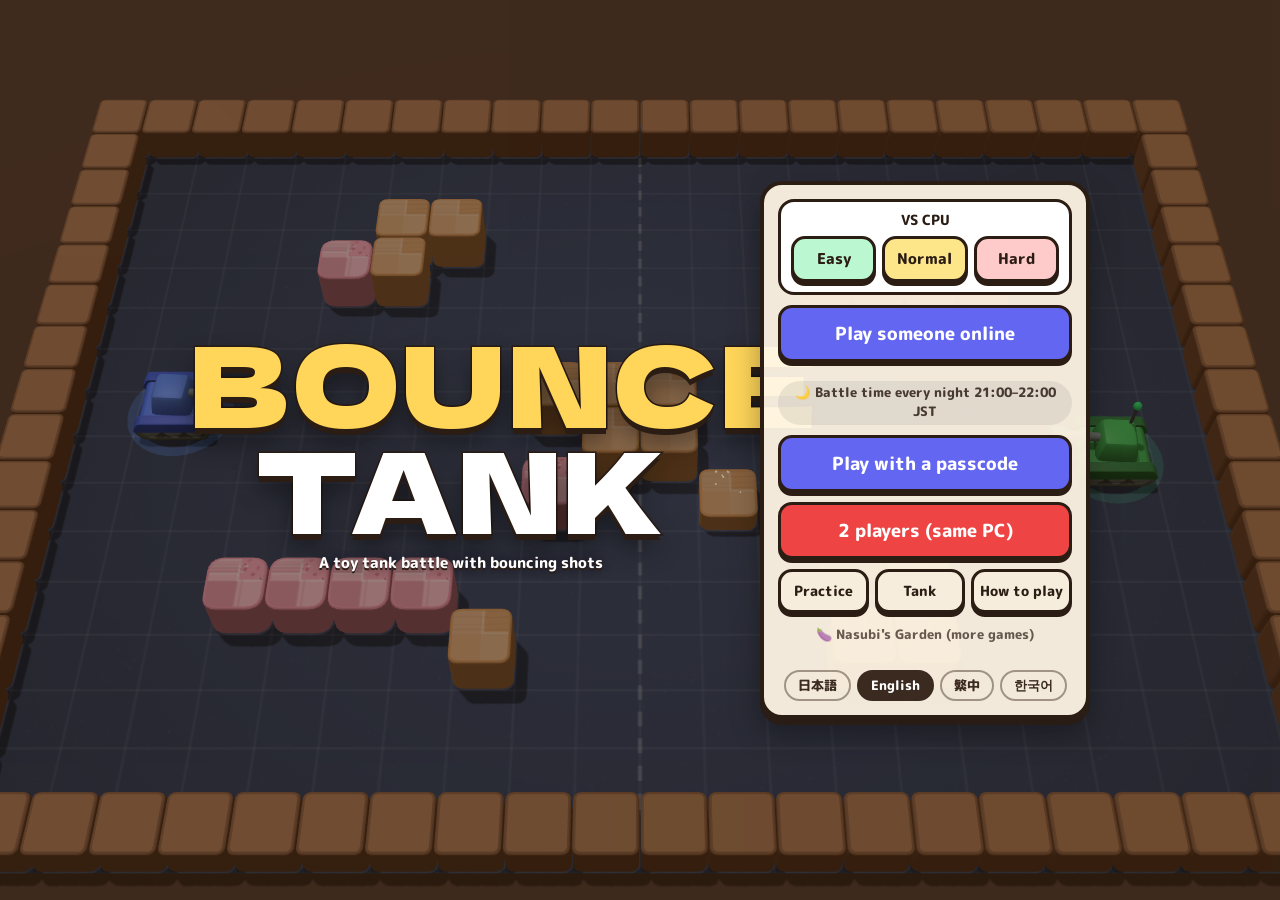
<file: index.html>
<!doctype html>
<html lang="ja">
<head>
<!-- Google tag (gtag.js) -->
<script async src="https://www.googletagmanager.com/gtag/js?id=G-5RB6XMN0QR"></script>
<script>
  window.dataLayer = window.dataLayer || [];
  function gtag(){dataLayer.push(arguments);}
  gtag('js', new Date());
  gtag('config', 'G-5RB6XMN0QR');
</script>
<meta charset="utf-8">
<meta name="viewport" content="width=device-width,initial-scale=1,maximum-scale=1,user-scalable=no,viewport-fit=cover">
<meta name="theme-color" content="#2b1d14">
<meta name="description" content="はね返る弾で撃ち合う、おもちゃの戦車バトル。スキルを振って、ブロックを置いて、2本先取！">
<title>ハネタンク</title>
<link rel="manifest" href="manifest.json">
<link rel="icon" type="image/png" href="icons/icon-192.png">
<link rel="apple-touch-icon" href="icons/apple-touch-icon.png">
<meta name="apple-mobile-web-app-capable" content="yes">
<meta name="mobile-web-app-capable" content="yes">
<meta name="apple-mobile-web-app-title" content="ハネタンク">
<link rel="preconnect" href="https://fonts.googleapis.com">
<link rel="preconnect" href="https://fonts.gstatic.com" crossorigin>
<link href="https://fonts.googleapis.com/css2?family=Dela+Gothic+One&family=M+PLUS+Rounded+1c:wght@500;800;900&display=swap" rel="stylesheet">
<link rel="stylesheet" href="css/style.css">
<!-- nasubi-track: 結果画面とXへの投稿の回数を記録（ゲームの動きには影響しない） -->
<script>(function(){try{var G="hanetank",IDS=["result"];
function ev(n){try{if(typeof gtag==='function')gtag('event',n,{game:G});}catch(e){}}
var o=window.open;window.open=function(u){try{if(/intent\/(post|tweet)/.test(String(u)))ev('x_share');}catch(e){}return o.apply(window,arguments);};
if(!IDS.length)return;
function vis(e){if(!e||!e.isConnected||e.closest('[hidden]'))return false;var r=e.getBoundingClientRect();if(r.width<1||r.height<1)return false;for(var n=e;n&&n.nodeType===1;n=n.parentElement){var s=getComputedStyle(n);if(s.display==='none'||s.visibility==='hidden'||parseFloat(s.opacity)<0.05)return false;}return true;}
var was={};setInterval(function(){try{var any=false;for(var i=0;i<IDS.length;i++){if(vis(document.getElementById(IDS[i])))any=true;}if(any&&!was.v)ev('result_view');was.v=any;}catch(e){}},700);
}catch(e){}})();</script>
<!-- nasubi-ad: スマホのとき、結果画面とタイトル画面の決めた場所に広告の帯（と、決めた場所だけその下に大きい広告）を出す（遊んでいる最中は出さない・ボタンに重ねない・広告の幅320pxを切らない・画面が出たらすぐ見せるが、最初の1.2秒は押しても反応しない・画面が出るたびに新しい広告を読みこむ（場所ごとに30秒に1回まで）・画面が隠れて2秒たったら広告を外して止める・タイトル画面はタイトル用の広告枠を使う） -->
<script>(function(){try{var C=[{"a": "#result .result-box", "v": "#result"}, {"a": "#title div.logo-box", "v": "#title", "t": 1, "b": 0, "m": 20, "x": "", "x2": ""}],BIG=1,M=20,EX="",EX2="",AD='https://nasubi-no-oniwa.github.io/ad/',AD2='https://nasubi-no-oniwa.github.io/ad/big.html',TAD='https://nasubi-no-oniwa.github.io/ad/t.html',TAD2='https://nasubi-no-oniwa.github.io/ad/tbig.html',LOCK=1200,HOLD=2000,MIN=30000;
if(/[?&]noad=1/.test(location.search))return;
if(!/iPhone|iPod|Android|Mobile|Windows Phone|BlackBerry/i.test(navigator.userAgent||''))return;
var S=[];
function vis(e){if(!e||!e.isConnected||e.closest('[hidden]'))return false;var r=e.getBoundingClientRect();if(r.width<1||r.height<1)return false;for(var n=e;n&&n.nodeType===1;n=n.parentElement){var s=getComputedStyle(n);if(s.display==='none'||s.visibility==='hidden'||parseFloat(s.opacity)<0.05)return false;}return true;}
function opt(i,k,d){return C[i][k]===undefined?d:C[i][k];}
function mk(i){var b=document.createElement('div');b.className='nsb-ad';b.style.cssText='display:block;position:static;float:none;box-sizing:content-box;width:320px;min-width:320px;max-width:none;height:50px;margin:'+opt(i,'m',M)+'px calc((100% - 320px) / 2) 0;padding:0;border:0;background:none;box-shadow:none;border-radius:0;transform:none;overflow:hidden;flex:0 0 auto;align-self:center;'+opt(i,'x',EX);return b;}
function mk2(i){var g=document.createElement('div');g.className='nsb-ad nsb-big';g.style.cssText='display:block;position:static;float:none;box-sizing:content-box;width:300px;min-width:300px;max-width:none;height:250px;margin:20px calc((100% - 300px) / 2) 0;padding:0;border:0;background:none;box-shadow:none;border-radius:0;transform:none;overflow:hidden;flex:0 0 auto;align-self:center;'+opt(i,'x2',EX2);return g;}
function mkf(u,w,h){var f=document.createElement('iframe');f.title='ad';f.setAttribute('scrolling','no');f.width=w;f.height=h;f.style.cssText='border:0;margin:0;padding:0;width:'+w+'px;height:'+h+'px;display:block;max-width:none;visibility:hidden;pointer-events:none';f.src=u;return f;}
function place(){for(var i=0;i<C.length;i++){var a=document.querySelector(C[i].a);if(!a)continue;var s=S[i]||(S[i]={b:mk(i),g:opt(i,'b',BIG)?mk2(i):null,on:false,since:0,hid:0,last:0,f:null,f2:null});var b=s.b;
if(C[i].p==='first'){if(a.firstElementChild!==b)a.insertBefore(b,a.firstChild);}else if(b.parentNode!==a)a.appendChild(b);
if(s.g&&b.nextSibling!==s.g)a.insertBefore(s.g,b.nextSibling);}}
function off(s,now){if(s.f){s.f.style.visibility='hidden';s.f.style.pointerEvents='none';}if(s.f2){s.f2.style.visibility='hidden';s.f2.style.pointerEvents='none';}s.on=false;s.since=0;s.hid=now;}
function kill(s){if(s.f){if(s.f.parentNode)s.f.parentNode.removeChild(s.f);s.f=null;}if(s.f2){if(s.f2.parentNode)s.f2.parentNode.removeChild(s.f2);s.f2=null;}}
function tick(){try{place();var k=-1,i,s,res=false,now=Date.now();
for(i=0;i<C.length;i++){s=S[i];if(!C[i].t&&s&&vis(document.querySelector(C[i].v))&&vis(s.b)){k=i;res=true;break;}}
if(k<0)for(i=0;i<C.length;i++){s=S[i];if(C[i].t&&s&&vis(document.querySelector(C[i].v))&&vis(s.b)){k=i;break;}}
if(document.hidden)k=-1;
for(i=0;i<C.length;i++){s=S[i];if(!s)continue;
if(C[i].t){var d=(res&&vis(document.querySelector(C[i].v)))?'none':'block';if(s.b.style.display!==d){s.b.style.display=d;if(s.g)s.g.style.display=d;}}
if(i!==k){if(s.on)off(s,now);if(s.f&&now-s.hid>=HOLD&&now-s.last>=MIN)kill(s);}}
if(k<0)return;
s=S[k];
if(!s.on){s.on=true;s.since=now;}
if(!s.f){var t=!!C[k].t;s.f=mkf(t?TAD:AD,320,50);s.b.appendChild(s.f);if(s.g){s.f2=mkf(t?TAD2:AD2,300,250);s.g.appendChild(s.f2);}s.last=now;}
if(s.f.parentNode!==s.b)s.b.appendChild(s.f);if(s.f2&&s.f2.parentNode!==s.g)s.g.appendChild(s.f2);
var pe=(now-s.since<LOCK)?'none':'auto';
s.f.style.visibility='visible';s.f.style.pointerEvents=pe;if(s.f2){s.f2.style.visibility='visible';s.f2.style.pointerEvents=pe;}
}catch(_){}}
function go(){place();try{new MutationObserver(place).observe(document.body,{childList:true,subtree:true});}catch(_){}setInterval(tick,300);}
if(document.body)go();else document.addEventListener('DOMContentLoaded',go);
}catch(e){}})();</script>
<!-- nasubi-next: 結果画面に「次のゲーム」を出す（右にスライドするか押すと、おすすめの画面。中身は nasubi-no-oniwa.github.io/next/next.js で全作品共通） -->
<script>window.NSB_NEXT={"g": "hanetank", "r": [{"a": "#result .result-box", "v": "#result"}], "ad": 1};</script>
<script src="https://nasubi-no-oniwa.github.io/next/next.js" defer></script>
</head>
<body>
<canvas id="view"></canvas>
<div id="layer"></div>
<div id="dim"></div>

<!-- タッチ操作の見た目 -->
<div id="stick" class="stick"><i></i></div>
<div id="aimring" class="aimring"><i></i></div>

<!-- ===== 戦いの画面の上に出るもの ===== -->
<div id="hud" class="hidden">
  <div class="hud-top">
    <span class="menu-space"></span>
    <div class="hud-p p0"><span class="hud-name" id="hud-name0">あなた</span><span class="pips" id="pips0"></span></div>
    <div class="hud-mid"><div class="hud-timer" id="hud-timer">1:30</div><div class="hud-sub" id="hud-sub"></div></div>
    <div class="hud-p p1"><span class="pips" id="pips1"></span><span class="hud-name" id="hud-name1">CPU</span></div>
    <span class="menu-space"></span>
  </div>
  <div class="hud-info-row"><div class="hud-info hidden" id="hud-info0"></div><div class="hud-info hidden" id="hud-info1"></div></div>
  <div id="count" class="count"></div>
  <button id="btn-mine" class="mine-btn" aria-label="地雷" data-ia="mine"><span>地雷</span></button>
  <div id="net-badge" class="net-badge hidden"></div>
</div>
<div id="bubbles"></div>
<div id="banner" class="banner"></div>
<button class="icon-btn" id="btn-menu" aria-label="メニュー" data-ia="menu">☰</button>
<button class="icon-btn" id="btn-stamp" aria-label="スタンプ" data-ia="stamp">☺</button>
<div id="stamp-pal" class="stamp-pal hidden"></div>

<!-- ===== タイトル ===== -->
<section id="title" class="screen active">
  <div class="title-wrap">
    <div class="logo-box">
      <h1 class="logo"><span class="l1" data-i="logo1">ハネ</span><span class="l2" data-i="logo2">タンク</span></h1>
      <p class="tagline" data-i="tagline">はね返る弾で撃ち合う、おもちゃの戦車バトル</p>
    </div>
    <div class="menu">
      <div class="menu-card">
        <p class="menu-label" data-i="vs_cpu">CPUとたいせん</p>
        <div class="level-row">
          <button class="btn lv" data-level="easy" data-i="easy">よわい</button>
          <button class="btn lv" data-level="normal" data-i="normal">ふつう</button>
          <button class="btn lv" data-level="hard" data-i="hard">つよい</button>
        </div>
      </div>
      <button class="btn wide indigo" id="btn-online" data-i="online">あいことばで対戦</button>
      <button class="btn wide red" id="btn-local" data-i="local">ふたりで（同じPC）</button>
      <div class="menu-sub">
        <button class="btn sub" id="btn-practice" data-i="practice">れんしゅう</button>
        <button class="btn sub" id="btn-custom" data-i="tank">せんしゃ</button>
        <button class="btn sub" id="btn-howto" data-i="howto">あそびかた</button>
      </div>
      <a class="home-link" href="https://nasubi-no-oniwa.github.io/" data-i="home">なすびのお庭へ</a>
      <div class="langs" role="group" aria-label="Language"><button type="button" data-lang="ja">日本語</button><button type="button" data-lang="en">English</button><button type="button" data-lang="zh">繁中</button><button type="button" data-lang="ko">한국어</button></div>
    </div>
  </div>
</section>

<!-- ===== オンライン ===== -->
<section id="online" class="screen">
  <div class="card">
    <h2 data-i="online">あいことばで対戦</h2>
    <label class="field"><span data-i="name">なまえ</span><input id="in-name" maxlength="8" placeholder="ななし" data-ip="noname" autocomplete="off"></label>
    <label class="field"><span data-i="passcode">あいことば</span><input id="in-code" maxlength="12" inputmode="numeric" placeholder="4けたの数字など" data-ip="ex_code" autocomplete="off"><button class="btn mini" id="btn-dice" type="button" data-i="dice">おまかせ</button></label>
    <p class="note" data-i="online_note">同じ「あいことば」を入れた人と対戦できます。3人目からは観戦になります。</p>
    <div class="row">
      <button class="btn indigo" id="btn-join" data-i="do_play">対戦する</button>
      <button class="btn ghost" id="btn-watch" data-i="watch_only">観戦だけ</button>
    </div>
    <p class="err" id="online-err"></p>
    <button class="btn back" data-back data-i="back">もどる</button>
  </div>
</section>

<section id="wait" class="screen">
  <div class="card">
    <h2 data-i="wait_title">相手を待っています</h2>
    <p class="code-big"><span data-i="code_label">あいことば </span><b id="wait-code">----</b></p>
    <p class="note" id="wait-note" data-i="invite_note">招待リンクを送るか、相手に同じあいことばを入れてもらってね</p>
    <div class="row"><button class="btn indigo" id="btn-copy" data-i="invite">招待リンクを送る</button></div>
    <div class="spinner"></div>
    <button class="btn back" id="btn-wait-leave" data-i="cancel">やめる</button>
  </div>
</section>

<!-- ===== スキル ===== -->
<section id="skill" class="screen">
  <div class="panel skill-panel">
    <div class="sp-head">
      <div class="sp-title"><span id="sp-who">スキルをふろう</span><small id="sp-battle">1戦目・ステージ：ひろば</small></div>
      <div class="sp-points"><small data-i="left">のこり</small><b id="sp-left">6</b><small>pt</small></div>
      <div class="timer-ring" id="sp-timer"><svg viewBox="0 0 40 40"><circle cx="20" cy="20" r="17"/><circle class="fg" cx="20" cy="20" r="17"/></svg><span>30</span></div>
    </div>
    <div id="sp-rows"></div>
    <div class="sp-foot">
      <span class="opp-state" id="sp-opp"></span>
      <button class="btn mini ghost" id="sp-auto" data-i="auto">おまかせ</button>
      <button class="btn mini ghost" id="sp-reset" data-i="reset">もとにもどす</button>
      <button class="btn go" id="sp-ok">準備OK</button>
    </div>
  </div>
</section>

<!-- ===== ブロック置き ===== -->
<section id="place" class="screen pass">
  <div class="place-bar">
    <div class="timer-ring small" id="pl-timer"><svg viewBox="0 0 40 40"><circle cx="20" cy="20" r="17"/><circle class="fg" cx="20" cy="20" r="17"/></svg><span>20</span></div>
    <div class="pl-text"><b id="pl-who">ブロックを置こう</b><small data-i="place_hint">自分の陣地をタップ。もう一度タップで取り消し</small></div>
    <button class="btn kind hard sel" data-kind="1"><i></i><span data-i="hard_b">かたい </span><b id="pl-n1">2</b></button>
    <button class="btn kind soft" data-kind="2"><i></i><span data-i="soft_b">こわれる </span><b id="pl-n2">2</b></button>
    <span class="opp-state" id="pl-opp"></span>
    <button class="btn go" id="pl-ok">準備OK</button>
  </div>
</section>

<!-- ===== 交代（同じPCの2人用） ===== -->
<section id="curtain" class="screen">
  <div class="card center">
    <h2 id="cu-title">2Pの番です</h2>
    <p class="note" id="cu-note">1Pは画面を見ないでね</p>
    <button class="btn go" id="cu-ok" data-i="begin">はじめる</button>
  </div>
</section>

<!-- ===== 結果 ===== -->
<section id="result" class="screen">
  <div class="result-box">
    <div class="res-head"><h2 id="res-title" class="res-title">かち！</h2><div class="res-score" id="res-score"></div></div>
    <div class="res-cards">
      <div class="stat-card opp" id="res-opp"></div>
      <div class="stat-card me" id="res-me"></div>
    </div>
    <p class="res-record" id="res-record"></p>
    <div class="row">
      <button class="btn ghost" id="res-replay" data-i="replay">リプレイ</button>
      <button class="btn go" id="res-next">つぎへ</button>
      <button class="btn ghost hidden" id="res-title-btn" data-i="to_title">タイトルへ</button>
    </div>
    <p class="note" id="res-note"></p>
  </div>
</section>

<!-- ===== メニュー ===== -->
<section id="menu" class="screen">
  <div class="card">
    <h2 data-i="menu">メニュー</h2>
    <div class="col">
      <button class="btn go" id="mn-resume" data-i="resume">つづける</button>
      <button class="btn ghost" id="mn-sound">音：オン</button>
      <button class="btn ghost" id="mn-quality">画質：じどう</button>
      <button class="btn ghost" id="mn-vib">振動：オン</button>
      <button class="btn red" id="mn-quit">タイトルへ</button>
    </div>
  </div>
</section>

<!-- ===== せんしゃカスタム ===== -->
<section id="custom" class="screen pass">
  <div class="panel custom-panel">
    <h2 data-i="tank">せんしゃ</h2>
    <p class="note" data-i="look_note">見た目だけ変わります（強さは同じ）</p>
    <div class="cu-tabs" id="cu-tabs"><button data-p="0" class="sel" data-i="you_1p">あなた（1P）</button><button data-p="1">2P</button></div>
    <p class="note" id="cu-note2"></p>
    <div class="cu-label" data-i="color">いろ</div>
    <div class="swatches" id="cu-colors"></div>
    <div class="cu-label" data-i="pattern">もよう</div>
    <div class="patterns" id="cu-patterns"></div>
    <button class="btn go" data-back data-i="decide">きめた</button>
  </div>
</section>

<!-- ===== れんしゅう ===== -->
<section id="practice" class="screen pass">
  <div class="panel prac-panel" id="prac-panel">
    <div class="prac-head"><b data-i="practice">れんしゅう</b><button class="btn mini ghost" id="pr-fold" data-i="fold">たたむ</button></div>
    <div id="pr-body">
      <div id="pr-rows"></div>
      <div class="pr-stages" id="pr-stages"></div>
      <button class="btn mini red" id="pr-quit" data-i="finish">おわる</button>
    </div>
  </div>
</section>

<!-- ===== あそびかた ===== -->
<section id="howto" class="screen">
  <div class="card howto">
    <h2 data-i="howto">あそびかた</h2>
    <div class="howto-body">
      <h3 data-i="hw_rules">ルール</h3>
      <ul>
        <li data-ih="r1">弾が1発当たったら負け。<b>自分の弾・地雷でもやられます</b>。</li>
        <li data-ih="r2">弾は壁ではね返ります。弾どうしがぶつかると両方消えます。</li>
        <li data-ih="r3">同時に撃てる弾は3発まで（戦車の足元の点が残りの数）、地雷は2個まで。</li>
        <li data-ih="r4">地雷は少したつか、弾が当たると爆発。<b>ピンクのブロック</b>をこわせます。</li>
        <li data-ih="r5">穴は弾は通るけど、戦車は入れません。</li>
        <li data-ih="r6">2本先取。90秒たつと外側から壁がせまってきます。</li>
        <li data-ih="r7">同時にやられたら引き分け。すぐにもう一回。</li>
      </ul>
      <h3 data-i="hw_flow">1戦ごとの流れ</h3>
      <ul>
        <li data-ih="f1"><b>スキル（30秒）</b>：ポイントを4つの性能にふります。1戦目6pt → 9pt → 12pt。毎回ふり直し。迷ったら「おまかせ」。</li>
        <li data-ih="f2">たまの速さ・たまの大きさは、上げても下げてもポイントを使います。</li>
        <li data-ih="f3">はねかえりは上げるだけ（1〜2で1回、3〜4で2回、5〜6で3回、7で4回）。</li>
        <li data-ih="f4">戦車を大きくするとポイントがもらえます（小さくするとポイントを使う）。大きい戦車はせまい道を通れません。</li>
        <li data-ih="f5"><b>ブロック（20秒）</b>：自分の陣地に、かたいブロック2個とこわれるブロック2個を置けます。置いたブロックは戦いが始まるまで相手には見えません。</li>
        <li data-ih="f6">相手の性能は、1戦終わるまでわかりません。</li>
      </ul>
      <h3 data-i="hw_ctrl">そうさ</h3>
      <ul>
        <li data-ih="c1"><b>スマホ（横向き）</b>：左側で移動、右側をドラッグしてねらい、はなすと発射。ちょんとタップでも発射。右下のボタンで地雷。</li>
        <li data-ih="c2"><b>PC</b>：WASDで移動、マウスでねらい、クリックで発射、右クリックかスペースで地雷。</li>
        <li data-ih="c3"><b>同じPCで2人</b>：1P WASD移動・Q/Eで砲台・Fで発射・Gで地雷。2P 矢印で移動・，／．で砲台・／で発射・右Shiftで地雷。</li>
        <li data-ih="c4"><b>オンライン</b>：部屋を作ったら「招待リンクを送る」でLINEなどに送れます。右上の☺でスタンプ。</li>
        <li data-ih="c5"><b>コントローラー</b>：左スティックで移動、右スティックでねらい、RかAで発射、LかBで地雷。</li>
      </ul>
    </div>
    <button class="btn back" data-back data-i="back">もどる</button>
  </div>
</section>

<div id="rotate"><div class="rot-box"><div class="rot-phone"></div><p data-ih="rotate">スマホを<b>横向き</b>にしてね</p></div></div>
<div id="toast" class="toast"></div>

<script src="lib/three.min.js"></script>
<script src="js/i18n.js"></script>
<script src="js/config.js"></script>
<script src="js/sim.js"></script>
<script src="js/sound.js"></script>
<script src="js/models.js"></script>
<script src="js/fx.js"></script>
<script src="js/input.js"></script>
<script src="js/cpu.js"></script>
<script src="js/net.js"></script>
<script src="js/qm.js"></script>
<script src="js/firebase-config.js"></script>
<script src="js/main.js"></script>
</body>
</html>
</file>
<file: css/style.css>
/* =============================================
   ハネタンク  見た目
   ============================================= */
:root {
  --ink: #2b1d14;
  --cream: #fff6e6;
  --paper: #f6eddc;
  --wood: #b87d45;
  --blue: #3b82f6;
  --blue-d: #1d4ed8;
  --red: #ef4444;
  --red-d: #b91c1c;
  --green: #22c55e;
  --green-d: #15803d;
  --indigo: #6366f1;
  --indigo-d: #4338ca;
  --pink: #f6a8bd;
  --gold: #fbbf24;
  --shadow: 0 6px 0 rgba(43, 29, 20, .9), 0 14px 30px rgba(0, 0, 0, .35);
  --round: "M PLUS Rounded 1c", "Hiragino Maru Gothic ProN", "Hiragino Sans", sans-serif;
  --display: "Dela Gothic One", "M PLUS Rounded 1c", sans-serif;
  --safe-l: env(safe-area-inset-left, 0px);
  --safe-r: env(safe-area-inset-right, 0px);
}
* { box-sizing: border-box; -webkit-tap-highlight-color: transparent; }
html, body { margin: 0; height: 100%; overflow: hidden; background: #6b4c33; color: var(--ink); font-family: var(--round); font-weight: 800;
  -webkit-user-select: none; user-select: none; -webkit-touch-callout: none; overscroll-behavior: none; touch-action: none; }
button { font-family: inherit; font-weight: 800; color: inherit; cursor: pointer; }
input { font-family: inherit; font-weight: 800; -webkit-user-select: text; user-select: text; }
.hidden { display: none !important; }

#view { position: fixed; inset: 0; width: 100%; height: 100%; display: block;
  background: radial-gradient(ellipse at 50% 40%, #a07450 0%, #6b4c33 70%, #4a3322 100%); }
#layer { position: fixed; inset: 0; touch-action: none; }
#dim { position: fixed; inset: 0; pointer-events: none; background: rgba(30, 18, 10, .0); transition: background .4s; }
body.dimmed #dim { background: rgba(30, 18, 10, .38); }

/* ---------- 画面（重ねて表示） ---------- */
.screen { position: fixed; inset: 0; display: none; align-items: center; justify-content: center; padding: 12px calc(14px + var(--safe-r)) 12px calc(14px + var(--safe-l)); z-index: 10; }
.screen.active { display: flex; }
.screen.pass { pointer-events: none; }
.screen.pass > * { pointer-events: auto; }

.card, .panel { background: var(--cream); border: 4px solid var(--ink); border-radius: 22px; box-shadow: var(--shadow); padding: 18px 20px; max-width: 520px; width: 100%; max-height: calc(100% - 10px); overflow: auto; }
.card h2, .panel h2 { font-family: var(--display); font-weight: 400; margin: 0 0 10px; font-size: 24px; letter-spacing: .04em; }
.card.center { text-align: center; }
.note { font-size: 13px; opacity: .75; margin: 6px 0; font-weight: 500; line-height: 1.5; }
.err { color: var(--red-d); font-size: 13px; min-height: 1em; margin: 6px 0 0; }
.row { display: flex; gap: 10px; justify-content: center; flex-wrap: wrap; margin-top: 10px; }
.col { display: flex; flex-direction: column; gap: 10px; }

/* ---------- ボタン ---------- */
.btn { border: 3px solid var(--ink); border-radius: 14px; background: #fff; padding: 10px 18px; font-size: 16px; box-shadow: 0 4px 0 var(--ink); transition: transform .06s, box-shadow .06s, filter .15s; position: relative; text-decoration: none; display: inline-flex; align-items: center; justify-content: center; gap: 6px; white-space: nowrap; }
.btn:active, .btn.press { transform: translateY(3px); box-shadow: 0 1px 0 var(--ink); }
.btn:disabled { filter: grayscale(.8) opacity(.55); cursor: default; }
.btn.wide { width: 100%; font-size: 18px; padding: 12px; }
.btn.indigo { background: var(--indigo); color: #fff; }
.btn.red { background: var(--red); color: #fff; }
.btn.go { background: var(--green); color: #fff; font-size: 18px; padding: 10px 22px; }
.btn.go.done { background: #9ca3af; }
.btn.ghost { background: var(--paper); }
.btn.mini { font-size: 13px; padding: 6px 10px; border-radius: 10px; box-shadow: 0 3px 0 var(--ink); }
.btn.back { margin: 14px auto 0; display: flex; background: var(--paper); }
.btn.sub { flex: 1; font-size: 14px; padding: 9px 6px; background: var(--paper); }
.icon-btn { width: 40px; height: 40px; border: 3px solid var(--ink); border-radius: 12px; background: var(--cream); font-size: 18px; box-shadow: 0 3px 0 var(--ink); pointer-events: auto; }
.icon-btn:active { transform: translateY(2px); box-shadow: 0 1px 0 var(--ink); }

/* ---------- タイトル ---------- */
#title { justify-content: center; }
.title-wrap { display: flex; align-items: center; gap: 28px; width: 100%; max-width: 900px; justify-content: center; }
.logo-box { text-align: center; flex: 1; min-width: 0; }
.logo { font-family: var(--display); font-weight: 400; margin: 0; font-size: clamp(54px, 11vw, 112px); line-height: .95; color: #fff;
  -webkit-text-stroke: 3px var(--ink); paint-order: stroke fill;
  text-shadow: 0 6px 0 var(--ink), 0 14px 26px rgba(0, 0, 0, .45); letter-spacing: .02em; }
.logo span { display: inline-block; animation: hop 2.4s ease-in-out infinite; }
.logo .l1 { color: #ffd65a; }
.logo .l2 { color: #fff; animation-delay: .15s; }
@keyframes hop { 0%, 70%, 100% { transform: translateY(0) rotate(0); } 78% { transform: translateY(-10px) rotate(-3deg); } 86% { transform: translateY(0) rotate(1deg); } }
.tagline { color: #fff; font-size: 15px; margin: 14px 0 0; text-shadow: 0 2px 0 var(--ink), 0 0 10px rgba(0,0,0,.6); }
.menu { width: 330px; max-width: 46vw; display: flex; flex-direction: column; gap: 10px; background: rgba(255, 246, 230, .94); border: 4px solid var(--ink); border-radius: 22px; padding: 14px; box-shadow: var(--shadow); }
.menu-card { background: #fff; border: 3px solid var(--ink); border-radius: 16px; padding: 8px 10px 10px; }
.menu-label { margin: 0 0 6px; font-size: 14px; text-align: center; }
.level-row { display: flex; gap: 6px; }
.btn.lv { flex: 1; padding: 9px 4px; font-size: 15px; }
.btn.lv[data-level="easy"] { background: #bbf7d0; }
.btn.lv[data-level="normal"] { background: #fde68a; }
.btn.lv[data-level="hard"] { background: #fecaca; }
.menu-sub { display: flex; gap: 6px; }
.home-link { text-align: center; font-size: 13px; color: var(--ink); opacity: .7; text-decoration: none; padding: 2px; }
.home-link::before { content: "🍆 "; }

/* ---------- 入力欄 ---------- */
.field { display: flex; align-items: center; gap: 8px; margin: 10px 0; }
.field > span { width: 80px; font-size: 14px; flex-shrink: 0; }
.field input { flex: 1; min-width: 0; font-size: 18px; padding: 8px 10px; border: 3px solid var(--ink); border-radius: 12px; background: #fff; color: var(--ink); }
.code-big { text-align: center; font-size: 15px; margin: 6px 0; }
.code-big b { display: block; font-family: var(--display); font-weight: 400; font-size: 44px; letter-spacing: .12em; }
.spinner { width: 46px; height: 46px; margin: 14px auto 0; border-radius: 50%; border: 6px solid rgba(43,29,20,.15); border-top-color: var(--indigo); animation: spin 1s linear infinite; }
@keyframes spin { to { transform: rotate(360deg); } }

/* ---------- スキル ---------- */
.skill-panel { max-width: 620px; padding: 12px 16px 14px; }
.sp-head { display: flex; align-items: center; gap: 12px; margin-bottom: 6px; }
.sp-title { flex: 1; display: flex; flex-direction: column; }
.sp-title span { font-family: var(--display); font-weight: 400; font-size: 21px; }
.sp-title small { font-size: 12px; opacity: .7; }
.sp-points { display: flex; align-items: baseline; gap: 2px; background: var(--ink); color: #fff; border-radius: 12px; padding: 2px 12px; }
.sp-points b { font-family: var(--display); font-weight: 400; font-size: 30px; color: var(--gold); min-width: 1.2em; text-align: center; }
.sp-points small { font-size: 12px; }
.sp-points.zero b { color: #9ca3af; }
.timer-ring { width: 46px; height: 46px; position: relative; flex-shrink: 0; }
.timer-ring svg { width: 100%; height: 100%; transform: rotate(-90deg); }
.timer-ring circle { fill: #fff; stroke: rgba(43,29,20,.15); stroke-width: 5; }
.timer-ring circle.fg { fill: none; stroke: var(--green); stroke-dasharray: 106.8; stroke-dashoffset: 0; stroke-linecap: round; transition: stroke .3s; }
.timer-ring.hurry circle.fg { stroke: var(--red); }
.timer-ring span { position: absolute; inset: 0; display: flex; align-items: center; justify-content: center; font-size: 15px; }
.timer-ring.small { width: 40px; height: 40px; }
.sk-row { display: grid; grid-template-columns: 128px 40px 1fr 40px 62px; align-items: center; gap: 8px; padding: 6px 0; border-top: 2px dashed rgba(43,29,20,.15); }
.sk-name { display: flex; flex-direction: column; line-height: 1.15; }
.sk-name b { font-size: 15px; }
.sk-name small { font-size: 11px; opacity: .65; font-weight: 500; }
.sk-btn { width: 40px; height: 36px; border: 3px solid var(--ink); border-radius: 10px; background: #fff; font-size: 20px; line-height: 1; box-shadow: 0 3px 0 var(--ink); padding: 0; }
.sk-btn:active { transform: translateY(2px); box-shadow: 0 1px 0 var(--ink); }
.sk-btn:disabled { opacity: .3; }
.pipbar { display: flex; gap: 4px; height: 22px; }
.pipbar i { flex: 1; border: 2px solid var(--ink); border-radius: 6px; background: #fff; position: relative; transition: background .15s, transform .15s; }
.pipbar i.on { background: var(--c, var(--blue)); }
.pipbar i.base::after { content: ""; position: absolute; left: 50%; bottom: -8px; transform: translateX(-50%); border: 4px solid transparent; border-bottom-color: var(--ink); }
.pipbar i.bump { transform: scale(1.2); }
.sk-val { font-size: 13px; text-align: center; line-height: 1.1; }
.sk-val small { display: block; font-size: 11px; opacity: .6; font-weight: 500; }
.sk-val .gain { color: var(--green-d); }
.sk-val .cost { color: var(--red-d); }
.sp-foot { display: flex; align-items: center; gap: 10px; margin-top: 8px; }
.opp-state { flex: 1; font-size: 13px; opacity: .8; }
.opp-state.ok { color: var(--green-d); opacity: 1; }

/* ---------- ブロック置き ---------- */
#place { align-items: flex-start; }
.place-bar { display: flex; align-items: center; gap: 8px; background: var(--cream); border: 4px solid var(--ink); border-radius: 18px; padding: 6px 10px; box-shadow: var(--shadow); flex-wrap: wrap; justify-content: center; max-width: 100%; }
.pl-text { display: flex; flex-direction: column; line-height: 1.15; }
.pl-text b { font-size: 15px; }
.pl-text small { font-size: 11px; opacity: .65; font-weight: 500; }
.btn.kind { padding: 6px 10px; font-size: 14px; border-radius: 12px; box-shadow: 0 3px 0 var(--ink); }
.btn.kind i { width: 18px; height: 18px; border: 2px solid var(--ink); border-radius: 4px; display: inline-block; }
.btn.kind.hard i { background: #d9a066; }
.btn.kind.soft i { background: var(--pink); }
.btn.kind.sel { outline: 4px solid var(--gold); outline-offset: 1px; }
.btn.kind b { font-family: var(--display); font-weight: 400; }
.btn.kind.empty { opacity: .45; }
.place-bar .opp-state { flex: 0 0 auto; }
.place-bar .btn.go { padding: 8px 16px; font-size: 16px; }

/* ---------- HUD ---------- */
#hud { position: fixed; inset: 0; pointer-events: none; z-index: 5; }
.hud-top { position: absolute; top: 8px; left: calc(10px + var(--safe-l)); right: calc(10px + var(--safe-r)); display: flex; align-items: center; gap: 10px; }
.hud-p { flex: 1; display: flex; align-items: center; gap: 8px; min-width: 0; }
.hud-p.p1 { justify-content: flex-end; }
.hud-name { background: var(--cream); border: 3px solid var(--ink); border-radius: 999px; padding: 3px 12px; font-size: 14px; max-width: 160px; overflow: hidden; text-overflow: ellipsis; white-space: nowrap; box-shadow: 0 3px 0 var(--ink); }
.hud-p.p0 .hud-name { border-left: 10px solid var(--c0, var(--blue)); }
.hud-p.p1 .hud-name { border-right: 10px solid var(--c1, var(--red)); }
.pips { display: flex; gap: 5px; }
.pips i { width: 18px; height: 18px; border: 3px solid var(--ink); border-radius: 50%; background: rgba(255,255,255,.6); box-shadow: 0 2px 0 var(--ink); }
.pips i.on { background: var(--gold); animation: pop .5s; }
@keyframes pop { 0% { transform: scale(.3); } 60% { transform: scale(1.4); } 100% { transform: scale(1); } }
.hud-mid { text-align: center; min-width: 90px; }
.hud-timer { font-family: var(--display); font-weight: 400; font-size: 26px; color: #fff; -webkit-text-stroke: 2px var(--ink); paint-order: stroke fill; text-shadow: 0 3px 0 var(--ink); line-height: 1; }
.hud-timer.sudden { color: #ff6b4a; animation: throb .5s infinite alternate; }
@keyframes throb { to { transform: scale(1.12); } }
.hud-sub { font-size: 11px; color: #fff; text-shadow: 0 1px 2px #000; min-height: 1em; }
.banner { position: fixed; z-index: 12; left: 0; right: 0; top: 30%; text-align: center; font-family: var(--display); font-weight: 400; font-size: clamp(30px, 7vw, 64px); color: #fff; -webkit-text-stroke: 3px var(--ink); paint-order: stroke fill; text-shadow: 0 5px 0 var(--ink); opacity: 0; transform: scale(.6); transition: opacity .25s, transform .35s cubic-bezier(.2, 1.6, .4, 1); pointer-events: none; }
.banner.show { opacity: 1; transform: scale(1); }
.banner.warn { color: #ff6b4a; }
.count { position: absolute; inset: 0; display: flex; align-items: center; justify-content: center; font-family: var(--display); font-weight: 400; font-size: clamp(80px, 20vh, 160px); color: #fff; -webkit-text-stroke: 4px var(--ink); paint-order: stroke fill; text-shadow: 0 8px 0 var(--ink); pointer-events: none; }
.count { opacity: 0; }
.count.tick { animation: tick .8s ease-out forwards; }
.count.go { color: #ffd65a; }
@keyframes tick { 0% { transform: scale(1.8); opacity: 0; } 25% { transform: scale(1); opacity: 1; } 80% { opacity: 1; } 100% { transform: scale(.9); opacity: 0; } }
.mine-btn { position: absolute; right: calc(18px + var(--safe-r)); bottom: 18px; width: 74px; height: 74px; border-radius: 50%; border: 4px solid var(--ink); background: radial-gradient(circle at 35% 30%, #ffe27a, #f5b800); box-shadow: 0 5px 0 var(--ink); pointer-events: auto; display: none; font-size: 14px; touch-action: none; }
.mine-btn span { display: block; }
.mine-btn::before { content: ""; position: absolute; left: 50%; top: 12px; width: 10px; height: 10px; margin-left: -5px; border-radius: 50%; background: #ef4444; box-shadow: 0 0 8px #ef4444; }
.mine-btn span { margin-top: 12px; }
.mine-btn:active, .mine-btn.press { transform: translateY(3px); box-shadow: 0 2px 0 var(--ink); }
body.touch.live .mine-btn, body.touch.prac .mine-btn { display: block; }
#btn-stamp { position: fixed; top: 8px; right: calc(10px + var(--safe-r)); z-index: 20; display: none; }
body.can-stamp.in-game #btn-stamp { display: block; }
.stamp-pal { position: fixed; z-index: 21; top: 56px; right: calc(10px + var(--safe-r)); display: grid; grid-template-columns: repeat(3, 48px); gap: 6px; background: var(--cream); border: 3px solid var(--ink); border-radius: 16px; padding: 8px; box-shadow: var(--shadow); pointer-events: auto; }
.stamp-pal button { width: 48px; height: 48px; font-size: 28px; border: 2px solid var(--ink); border-radius: 12px; background: #fff; padding: 0; }
.net-badge { position: absolute; left: calc(12px + var(--safe-l)); bottom: 8px; font-size: 11px; color: #fff; background: rgba(0,0,0,.4); border-radius: 8px; padding: 2px 8px; }
#bubbles { position: fixed; inset: 0; pointer-events: none; z-index: 6; }
.bubble { position: absolute; transform: translate(-50%, -100%); font-size: 34px; background: #fff; border: 3px solid var(--ink); border-radius: 16px; padding: 2px 8px; box-shadow: 0 3px 0 var(--ink); animation: bub 2.2s forwards; }
.bubble::after { content: ""; position: absolute; left: 50%; bottom: -10px; margin-left: -6px; border: 6px solid transparent; border-top-color: var(--ink); }
@keyframes bub { 0% { opacity: 0; transform: translate(-50%, -60%) scale(.4); } 12% { opacity: 1; transform: translate(-50%, -100%) scale(1.1); } 20% { transform: translate(-50%, -100%) scale(1); } 85% { opacity: 1; } 100% { opacity: 0; transform: translate(-50%, -130%); } }

#btn-menu { position: fixed; top: 8px; left: calc(10px + var(--safe-l)); z-index: 20; display: none; }
body.in-game #btn-menu { display: block; }
.menu-space { width: 40px; flex-shrink: 0; }
body.in-game #place { padding-left: calc(64px + var(--safe-l)); }
body.in-game #skill .skill-panel { margin-left: 40px; }

/* タッチのスティック */
.stick, .aimring { position: fixed; display: none; pointer-events: none; z-index: 4; transform: translate(-50%, -50%); }
.stick { border-radius: 50%; border: 3px solid rgba(255,255,255,.7); background: rgba(43,29,20,.18); }
.stick i { position: absolute; left: 50%; top: 50%; width: 50px; height: 50px; margin: -25px 0 0 -25px; border-radius: 50%; background: rgba(255,255,255,.85); border: 3px solid var(--ink); }
.aimring { width: 120px; height: 120px; border-radius: 50%; border: 3px dashed rgba(255,255,255,.6); }
.aimring i { position: absolute; left: 50%; top: 50%; width: 36px; height: 36px; margin: -18px 0 0 -18px; border-radius: 50%; background: rgba(255, 214, 90, .9); border: 3px solid var(--ink); }
.aimring.drag { border-color: rgba(255, 214, 90, .9); }

/* ---------- 結果 ---------- */
.result-box { background: var(--cream); border: 4px solid var(--ink); border-radius: 24px; box-shadow: var(--shadow); padding: 12px 18px 14px; width: 100%; max-width: 640px; max-height: calc(100% - 6px); overflow: auto; text-align: center; animation: drop .45s cubic-bezier(.2, 1.4, .4, 1); }
@keyframes drop { from { transform: translateY(-40px) scale(.9); opacity: 0; } }
.res-head { display: flex; align-items: center; justify-content: center; gap: 18px; }
.res-title { font-family: var(--display); font-weight: 400; margin: 0; font-size: 46px; color: #fff; -webkit-text-stroke: 3px var(--ink); paint-order: stroke fill; text-shadow: 0 4px 0 var(--ink); }
.res-title.win { color: #ffd65a; }
.res-title.lose { color: #93c5fd; }
.res-title.draw { color: #fff; }
.res-score { font-family: var(--display); font-weight: 400; font-size: 34px; }
.res-score .s0 { color: var(--c0, var(--blue)); }
.res-score .s1 { color: var(--c1, var(--red)); }
.res-cards { display: flex; gap: 10px; margin-top: 6px; }
.stat-card { flex: 1; background: #fff; border: 3px solid var(--ink); border-radius: 16px; padding: 6px 10px 8px; text-align: left; }
.stat-card h4 { margin: 0 0 4px; font-size: 14px; display: flex; align-items: center; gap: 6px; }
.stat-card h4 i { width: 14px; height: 14px; border-radius: 50%; border: 2px solid var(--ink); display: inline-block; }
.stat-card.opp { box-shadow: 0 0 0 4px var(--gold); }
.st-line { display: grid; grid-template-columns: 84px 1fr 34px; align-items: center; gap: 6px; font-size: 12px; margin: 3px 0; }
.st-line .pipbar { height: 14px; gap: 3px; }
.st-line .pipbar i { border-width: 2px; border-radius: 4px; }
.st-line span:last-child { text-align: right; opacity: .7; }
.res-record { font-size: 13px; margin: 8px 0 0; opacity: .8; min-height: 1em; }
#res-next.waiting { background: #9ca3af; }

/* ---------- カスタム ---------- */
#custom { justify-content: flex-start; }
.custom-panel { max-width: 300px; }
.cu-label { font-size: 13px; margin: 10px 0 4px; }
.swatches { display: grid; grid-template-columns: repeat(5, 1fr); gap: 6px; }
.swatches button { aspect-ratio: 1; border: 3px solid var(--ink); border-radius: 10px; padding: 0; }
.swatches button.sel, .patterns button.sel { outline: 4px solid var(--gold); outline-offset: 1px; }
.patterns { display: grid; grid-template-columns: repeat(5, 1fr); gap: 6px; margin-bottom: 12px; }
.patterns button { aspect-ratio: 1; border: 3px solid var(--ink); border-radius: 10px; padding: 0; background: #fff; font-size: 20px; }

/* ---------- れんしゅう ---------- */
#practice { justify-content: flex-start; align-items: flex-start; padding-top: 58px; }
.prac-panel { max-width: 300px; padding: 10px 12px; }
.prac-head { display: flex; justify-content: space-between; align-items: center; }
.prac-panel .sk-row { grid-template-columns: 1fr 34px 34px; gap: 6px; padding: 4px 0; }
.prac-panel .sk-btn { width: 34px; height: 30px; font-size: 16px; }
.prac-panel .sk-name small { font-size: 11px; }
.pr-stages { display: flex; gap: 4px; margin: 8px 0; flex-wrap: wrap; }
.pr-stages button { flex: 1; }
.pr-stages button.sel { outline: 3px solid var(--gold); }

/* ---------- あそびかた ---------- */
.howto { max-width: 680px; }
.howto-body { font-weight: 500; font-size: 14px; line-height: 1.6; }
.howto-body h3 { font-size: 16px; margin: 10px 0 2px; font-weight: 900; }
.howto-body ul { margin: 0; padding-left: 1.2em; }
.howto-body b { font-weight: 900; }

/* ---------- 横向きにしてね ---------- */
#rotate { position: fixed; inset: 0; z-index: 100; background: #2b1d14; color: #fff; display: none; align-items: center; justify-content: center; text-align: center; }
.rot-phone { width: 60px; height: 100px; border: 5px solid #fff; border-radius: 12px; margin: 0 auto 18px; animation: rot 2s ease-in-out infinite; }
@keyframes rot { 0%, 30% { transform: rotate(0); } 60%, 100% { transform: rotate(-90deg); } }
@media (orientation: portrait) and (pointer: coarse) { #rotate { display: flex; } }

.toast { position: fixed; left: 50%; bottom: 20px; transform: translate(-50%, 30px); background: var(--ink); color: #fff; padding: 8px 16px; border-radius: 999px; font-size: 14px; opacity: 0; transition: .3s; z-index: 120; pointer-events: none; }
.toast.show { opacity: 1; transform: translate(-50%, 0); }

/* ---------- 低い画面（スマホ横向き） ---------- */
@media (max-height: 480px) {
  .card, .panel { padding: 10px 14px; border-radius: 18px; }
  .card h2, .panel h2 { font-size: 20px; margin-bottom: 6px; }
  .logo { font-size: clamp(48px, 9vw, 80px); }
  .tagline { font-size: 13px; margin-top: 8px; }
  .menu { gap: 7px; padding: 10px; width: 300px; }
  .btn.wide { padding: 9px; font-size: 16px; }
  .btn.lv { padding: 7px 4px; }
  .btn.sub { padding: 7px 4px; font-size: 13px; }
  .skill-panel { padding: 8px 12px 10px; }
  .sk-row { padding: 3px 0; grid-template-columns: 116px 38px 1fr 38px 58px; }
  .sk-btn { height: 32px; width: 38px; }
  .sp-title span { font-size: 18px; }
  .sp-points b { font-size: 24px; }
  .res-title { font-size: 36px; }
  .res-score { font-size: 28px; }
  .st-line { margin: 1px 0; }
  .field { margin: 6px 0; }
  .field input { padding: 6px 10px; font-size: 16px; }
  .code-big b { font-size: 34px; }
  .icon-btn { width: 36px; height: 36px; }
  .hud-name { font-size: 12px; padding: 2px 10px; }
  .pips i { width: 16px; height: 16px; }
  .mine-btn { width: 66px; height: 66px; bottom: 14px; }
}
@media (max-width: 700px) and (orientation: landscape) {
  .title-wrap { gap: 14px; }
  .menu { max-width: 52vw; }
}
@media (max-width: 600px) and (orientation: portrait) {
  .title-wrap { flex-direction: column; gap: 14px; }
  .menu { max-width: 100%; width: 100%; }
  .sk-row { grid-template-columns: 96px 36px 1fr 36px 50px; gap: 5px; }
}
.card, .panel, .result-box { touch-action: pan-y; }
@media (max-height: 360px) {
  .sk-name small { display: none; }
  .sk-row { padding: 2px 0; grid-template-columns: 104px 36px 1fr 36px 56px; }
  .sk-btn { height: 28px; }
  .pipbar { height: 18px; }
  .sp-head { margin-bottom: 2px; }
  .skill-panel { padding: 6px 10px 8px; }
  .sp-foot { margin-top: 4px; }
  .sp-foot .btn.go { padding: 6px 16px; font-size: 16px; }
  .timer-ring { width: 38px; height: 38px; }
  .sp-points b { font-size: 22px; }
}
@media (max-width: 920px) {
  .pl-text small { display: none; }
  .place-bar { gap: 6px; padding: 4px 8px; flex-wrap: nowrap; }
  .btn.kind { padding: 4px 8px; font-size: 13px; }
  .place-bar .btn.go { padding: 6px 12px; font-size: 14px; }
  .pl-text b { font-size: 13px; }
  .place-bar .opp-state { font-size: 12px; }
}
@media (max-width: 640px) {
  .pl-text { display: none; }
}

.hud-info-row { position: absolute; top: 54px; left: calc(10px + var(--safe-l)); right: calc(10px + var(--safe-r)); display: flex; justify-content: space-between; pointer-events: none; }
.hud-info { display: flex; gap: 6px; background: rgba(20, 14, 10, .55); color: #fff; border-radius: 10px; padding: 3px 8px; font-size: 11px; font-weight: 500; }
.hud-info b { font-weight: 900; margin-left: 2px; color: #ffd65a; }
.hud-info .mi i { font-style: normal; color: rgba(255,255,255,.25); }
#hud-info1 { margin-left: auto; }
.mine-btn small { display: block; font-size: 12px; margin-top: -2px; }
.mine-btn.empty { filter: grayscale(.9) brightness(.85); }
@media (max-height: 480px) { .hud-info-row { top: 48px; } .hud-info { font-size: 10px; padding: 2px 6px; gap: 5px; } }
body.can-stamp.in-game #skill .skill-panel { margin-right: 40px; }
body.can-stamp.in-game #place { padding-right: calc(64px + var(--safe-r)); }
.banner.small { font-size: clamp(20px, 4vw, 34px); }
.cu-tabs { display: flex; gap: 6px; margin: 6px 0 2px; }
.cu-tabs button { flex: 1; border: 3px solid var(--ink); border-radius: 10px; background: var(--paper); padding: 5px; font-size: 13px; }
.cu-tabs button.sel { background: var(--ink); color: #fff; }
#cu-note2:empty { display: none; }

/* 右がわスタートの人：自分がいつも左に見えるように、上の表示も左右を入れかえる */
body.flip .hud-top { flex-direction: row-reverse; }
body.flip .hud-p { flex-direction: row-reverse; }
body.flip .hud-p.p0 { justify-content: flex-start; }
body.flip .hud-p.p1 { justify-content: flex-end; }
body.flip .hud-p.p0 .hud-name { border-left: 0; border-right: 10px solid var(--c0, var(--blue)); }
body.flip .hud-p.p1 .hud-name { border-right: 0; border-left: 10px solid var(--c1, var(--red)); }
body.flip .hud-info-row { flex-direction: row-reverse; }

/* ことばの切りかえ */
.langs{display:flex;flex-wrap:wrap;gap:6px;justify-content:center;margin-top:14px}
.langs button{font:800 13px 'M PLUS Rounded 1c',sans-serif;background:transparent;color:#3b2a20;border:2px solid rgba(59,42,32,.45);border-radius:999px;padding:4px 12px;cursor:pointer}
.langs button[aria-pressed="true"]{background:#3b2a20;color:#fff;border-color:#3b2a20}
</file>
